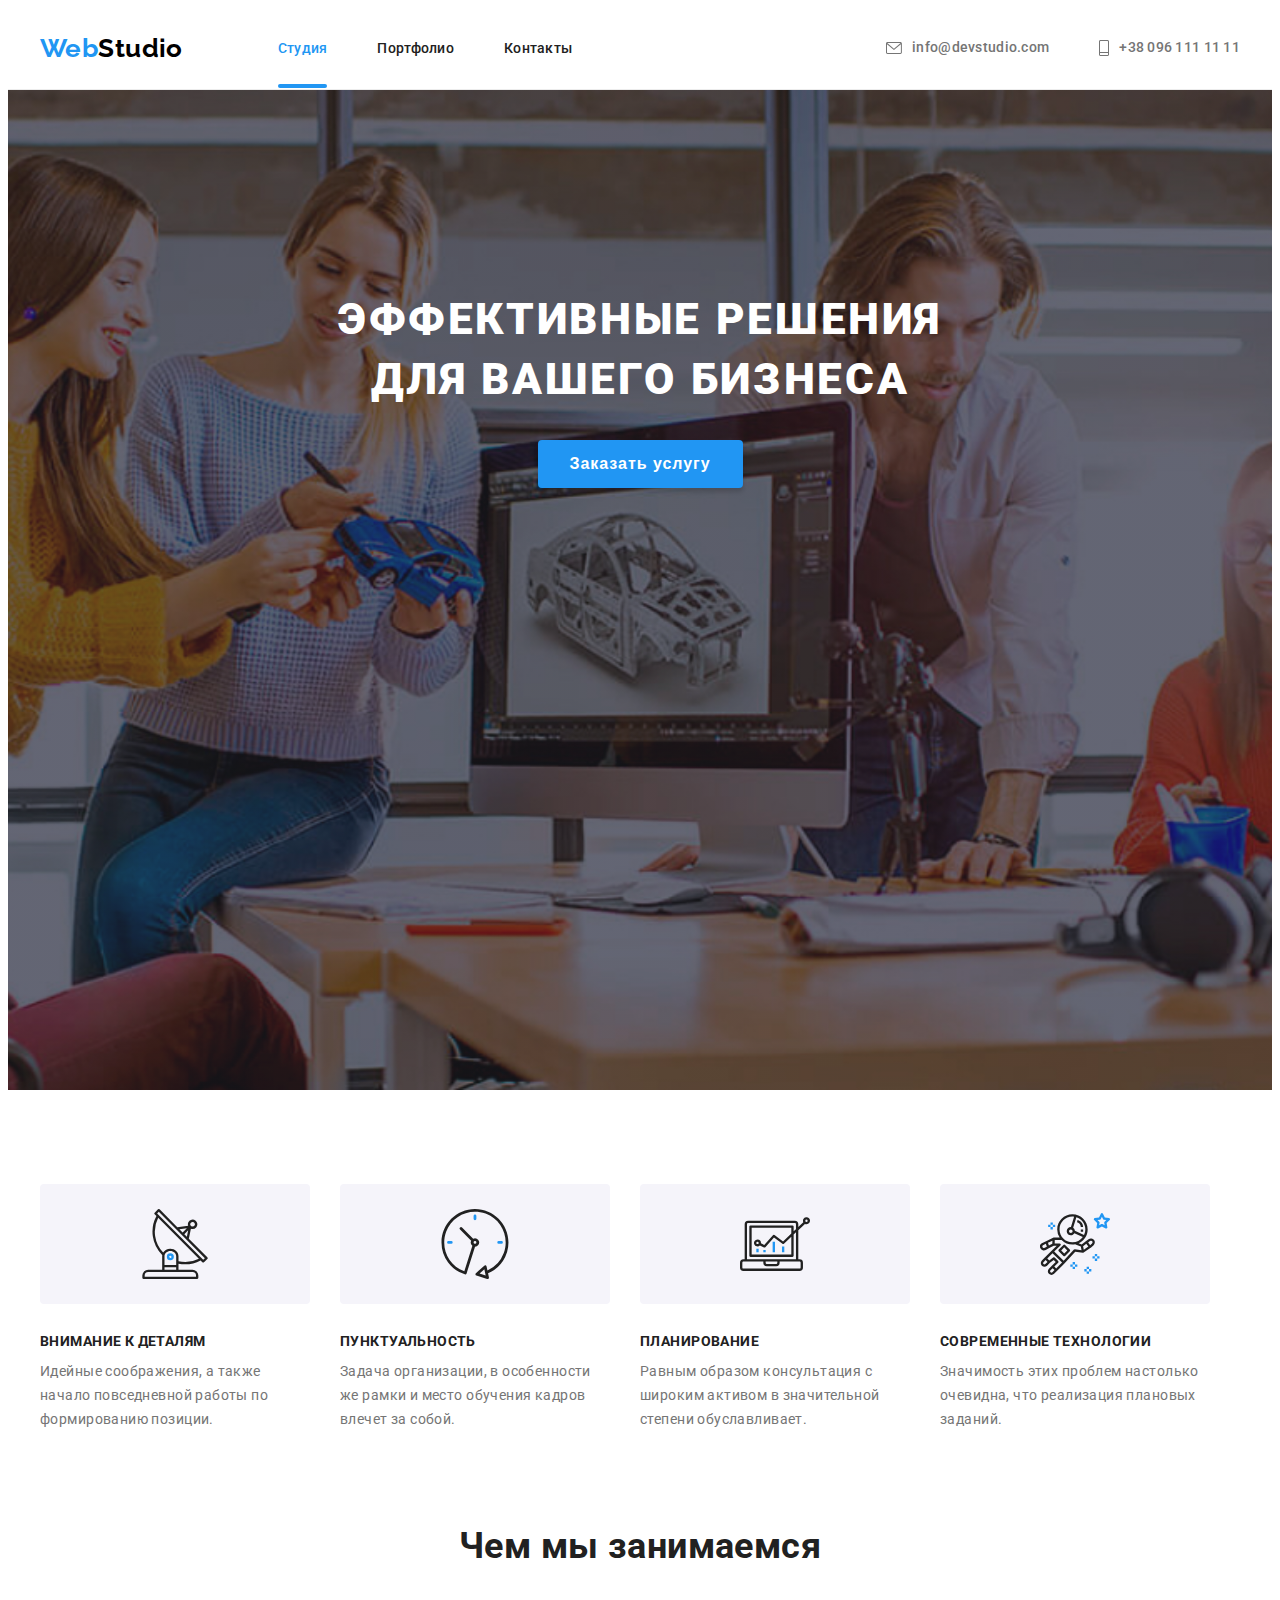
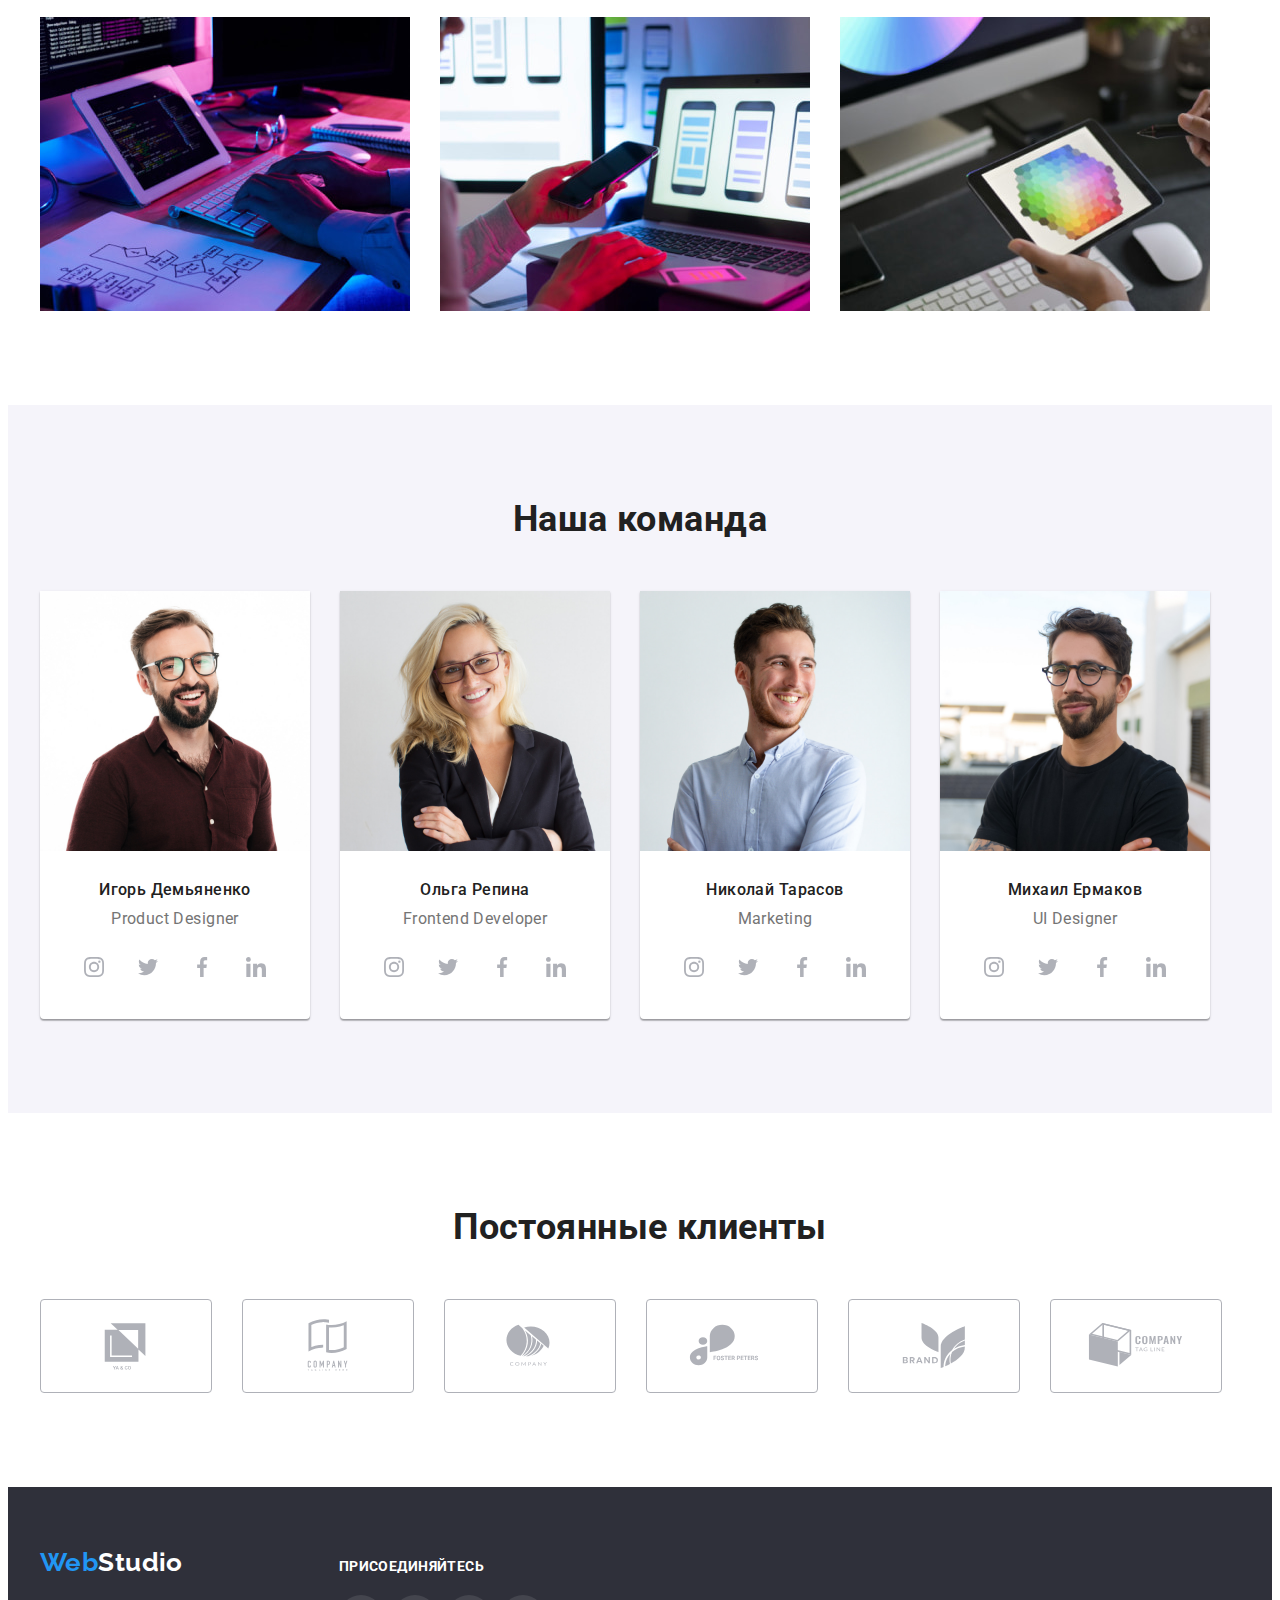
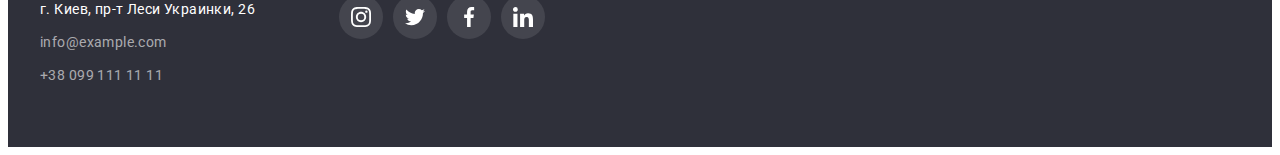
<file: index.html>
<!DOCTYPE html>
<html lang="en">

<head>
  <meta charset="UTF-8" />
  <meta http-equiv="X-UA-Compatible" content="IE=edge" />
  <meta name="viewport" content="width=device-width, initial-scale=1.0" />
  <link rel="preconnect" href="https://fonts.googleapis.com">
  <link rel="preconnect" href="https://fonts.gstatic.com" crossorigin>
  <link
    href="https://fonts.googleapis.com/css2?family=Raleway:wght@400;500;700;900&family=Roboto:wght@400;500;700;900&display=swap"
    rel="stylesheet">
  <link rel="stylesheet" href="https://cdnjs.cloudflare.com/ajax/libs/modern-normalize/1.1.0/modern-normalize.min.css"
    integrity="sha512-wpPYUAdjBVSE4KJnH1VR1HeZfpl1ub8YT/NKx4PuQ5NmX2tKuGu6U/JRp5y+Y8XG2tV+wKQpNHVUX03MfMFn9Q=="
    crossorigin="anonymous" referrerpolicy="no-referrer" />
  <link rel="stylesheet" href="./styles/styles.css" />
  <title>WebStudio</title>

</head>

<body>
  <header class="header">
    <div class="container flex-box">
      <nav class="main-nav">
        <a class="logo" href="./index.html">Web<span class="logo-part">Studio</span></a>
        <ul class="nav-list">
          <li class="list-item">
            <a class="nav-link current" href="./index.html">Студия</a>
          </li>
          <li class="list-item">
            <a class="nav-link" href="./portfolio.html">Портфолио</a>
          </li>
          <li class="list-item"><a class="nav-link" href="">Контакты</a></li>
        </ul>
      </nav>
      <ul class="contacts">
        <li class="contacts-item">
          
          <a class="contacts-link" href="mailto:info@devstudio.com">
            <svg class="contacts-icon" width="16" height="12">
            <use href="./images/icons.svg#icon-envelope-hover"></use>
          </svg>
          info@devstudio.com</a>
        </li>
        <li class="contacts-item">
          
          <a class="contacts-link" href="tel:+380961111111">
            <svg class="contacts-icon" width="10" height="16">
            <use href="./images/icons.svg#icon-Vector"></use>
          </svg>
          +38 096 111 11 11</a>
        </li>
      </ul>
    </div>
  </header>
  <!-- Main -->
  <main>
    <!-- Секция1 -->
    <section class="hero">
      <div class="container">
        <h1 class="hero-title">
          Эффективные решения <br />
          для вашего бизнеса
        </h1>
        <button class="hero-button" type="button" data-modal-open>Заказать услугу</button>
      </div>
    </section>
    <section class="section benefits">
      <div class="container">
        <h2 class="title">Наши преимущества</h2>
        <ul class="list">
          <li class="list-item">
            <div class="icon-wrap">
                <svg class="benefits-icon" width="70" height="70">
                  <use href="./images/icons.svg#icon-antenna"></use>
                </svg>
              </div>
            <h3 class="list-title">Внимание к деталям</h3>
            <p class="description">
              Идейные соображения, а также начало повседневной работы по
              формированию позиции.
            </p>
          </li>
          <li class="list-item">
            <div class="icon-wrap">
                <svg class="benefits-icon" width="70" height="70">
                  <use href="./images/icons.svg#icon-clock"></use>
                </svg>
              </div>
            <h3 class="list-title">Пунктуальность</h3>
            <p class="description">
              Задача организации, в особенности же рамки и место обучения
              кадров влечет за собой.
            </p>
          </li>
          <li class="list-item">
            <div class="icon-wrap">
                <svg class="benefits-icon" width="70" height="70">
                  <use href="./images/icons.svg#icon-diagram"></use>
                </svg>
              </div>
            <h3 class="list-title">Планирование</h3>
            <p class="description">
              Равным образом консультация с широким активом в значительной
              степени обуславливает.
            </p>
          </li>
          <li class="list-item">
            <div class="icon-wrap">
                <svg class="benefits-icon" width="70" height="70">
                  <use href="./images/icons.svg#icon-astronaut"></use>
                </svg>
              </div>
            <h3 class="list-title">Современные технологии</h3>
            <p class="description">
              Значимость этих проблем настолько очевидна, что реализация
              плановых заданий.
            </p>
          </li>
        </ul>
      </div>
    </section>
    <section class="section services">
      <div class="container">
        <h2 class="title">Чем мы занимаемся</h2>
        <ul class="list">
          <li class="item">
            <img class="no-gap" src="./images/1.jpg" alt="Верстка" width="370" /></a>
          </li>
          <li class="item">
            <img class="no-gap" src="./images/2.jpg" alt="Адаптация под мобильные утройства" width="370" />
          </li>
          <li class="item">
            <img class="no-gap" src="./images/3.jpg" alt="Стилизация" width="370" />
          </li>
        </ul>
      </div>
    </section>

    <section class="section team">
      <div class="container">
        <h2 class="title">Наша команда</h2>
        <ul class="list">
          <li class="item">
            <img class="no-gap" src="./images/Igor.jpg" alt="Игорь Демьяненко" width="270" />
            <div class="title-text">
              <h3 class="team-member">Игорь Демьяненко</h3>
              <p class="position">Product Designer</p>
              <ul class="social-list">
                <li class="social-item">
                  <a
                    class="social-link"
                    href=""
                    target="_blank"
                    rel="noopener noreferrer"
                  >
                    <svg class="social-icon" width="20" height="20">
                      <use href="./images/icons.svg#icon-instagram"></use>
                    </svg>
                  </a>
                </li>
                <li class="social-item">
                  <a
                    class="social-link"
                    href=""
                    target="_blank"
                    rel="noopener noreferrer"
                  >
                    <svg class="social-icon" width="20" height="20">
                      <use href="./images/icons.svg#icon-twitter"></use>
                    </svg>
                  </a>
                </li>
                <li class="social-item">
                  <a
                    class="social-link"
                    href=""
                    target="_blank"
                    rel="noopener noreferrer"
                  >
                    <svg class="social-icon" width="20" height="20">
                      <use href="./images/icons.svg#icon-facebook"></use>
                    </svg>
                  </a>
                </li>
                <li class="social-item">
                  <a
                    class="social-link"
                    href=""
                    target="_blank"
                    rel="noopener noreferrer"
                  >
                    <svg class="social-icon" width="20" height="20">
                      <use href="./images/icons.svg#icon-linkedin"></use>
                    </svg>
                  </a>
                </li>
              </ul>
            </div>

          </li>
          <li class="item">
            <img class="no-gap" src="./images/Olga.jpg" alt="Ольга Репина" width="270" />
            <div class="title-text">
              <h3 class="team-member">Ольга Репина</h3>
              <p class="position">Frontend Developer</p>
              <ul class="social-list">
                <li class="social-item">
                  <a
                    class="social-link"
                    href=""
                    target="_blank"
                    rel="noopener noreferrer"
                  >
                    <svg class="social-icon" width="20" height="20">
                      <use href="./images/icons.svg#icon-instagram"></use>
                    </svg>
                  </a>
                </li>
                <li class="social-item">
                  <a
                    class="social-link"
                    href=""
                    target="_blank"
                    rel="noopener noreferrer"
                  >
                    <svg class="social-icon" width="20" height="20">
                      <use href="./images/icons.svg#icon-twitter"></use>
                    </svg>
                  </a>
                </li>
                <li class="social-item">
                  <a
                    class="social-link"
                    href=""
                    target="_blank"
                    rel="noopener noreferrer"
                  >
                    <svg class="social-icon" width="20" height="20">
                      <use href="./images/icons.svg#icon-facebook"></use>
                    </svg>
                  </a>
                </li>
                <li class="social-item">
                  <a
                    class="social-link"
                    href=""
                    target="_blank"
                    rel="noopener noreferrer"
                  >
                    <svg class="social-icon" width="20" height="20">
                      <use href="./images/icons.svg#icon-linkedin"></use>
                    </svg>
                  </a>
                </li>
              </ul>
            </div>

          </li>
          <li class="item">
            <img class="no-gap" src="./images/Nikolay.jpg" alt="Николай Тарасов" width="270" />
            <div class="title-text">
              <h3 class="team-member">Николай Тарасов</h3>
              <p class="position">Marketing</p>
              <ul class="social-list">
                <li class="social-item">
                  <a
                    class="social-link"
                    href=""
                    target="_blank"
                    rel="noopener noreferrer"
                  >
                    <svg class="social-icon" width="20" height="20">
                      <use href="./images/icons.svg#icon-instagram"></use>
                    </svg>
                  </a>
                </li>
                <li class="social-item">
                  <a
                    class="social-link"
                    href=""
                    target="_blank"
                    rel="noopener noreferrer"
                  >
                    <svg class="social-icon" width="20" height="20">
                      <use href="./images/icons.svg#icon-twitter"></use>
                    </svg>
                  </a>
                </li>
                <li class="social-item">
                  <a
                    class="social-link"
                    href=""
                    target="_blank"
                    rel="noopener noreferrer"
                  >
                    <svg class="social-icon" width="20" height="20">
                      <use href="./images/icons.svg#icon-facebook"></use>
                    </svg>
                  </a>
                </li>
                <li class="social-item">
                  <a
                    class="social-link"
                    href=""
                    target="_blank"
                    rel="noopener noreferrer"
                  >
                    <svg class="social-icon" width="20" height="20">
                      <use href="./images/icons.svg#icon-linkedin"></use>
                    </svg>
                  </a>
                </li>
              </ul>
            </div>

          </li>
          <li class="item">
            <img class="no-gap" src="./images/Michail.jpg" alt="Михаил Ермаков" width="270" />
            <div class="title-text">
              <h3 class="team-member">Михаил Ермаков</h3>
              <p class="position">UI Designer</p>
              <ul class="social-list">
                <li class="social-item">
                  <a
                    class="social-link"
                    href=""
                    target="_blank"
                    rel="noopener noreferrer"
                  >
                    <svg class="social-icon" width="20" height="20">
                      <use href="./images/icons.svg#icon-instagram"></use>
                    </svg>
                  </a>
                </li>
                <li class="social-item">
                  <a
                    class="social-link"
                    href=""
                    target="_blank"
                    rel="noopener noreferrer"
                  >
                    <svg class="social-icon" width="20" height="20">
                      <use href="./images/icons.svg#icon-twitter"></use>
                    </svg>
                  </a>
                </li>
                <li class="social-item">
                  <a
                    class="social-link"
                    href=""
                    target="_blank"
                    rel="noopener noreferrer"
                  >
                    <svg class="social-icon" width="20" height="20">
                      <use href="./images/icons.svg#icon-facebook"></use>
                    </svg>
                  </a>
                </li>
                <li class="social-item">
                  <a
                    class="social-link"
                    href=""
                    target="_blank"
                    rel="noopener noreferrer"
                  >
                    <svg class="social-icon" width="20" height="20">
                      <use href="./images/icons.svg#icon-linkedin"></use>
                    </svg>
                  </a>
                </li>
              </ul>
            </div>

          </li>
        </ul>
      </div>
    </section>
    <section class="section clients">
      <div class="container">
        <h2 class="title">Постоянные клиенты</h2>
        <ul class="clients-list">
          <li class="item">
            <a class="link" href="" target="_blank" rel="noopener noreferrer">
                <svg class="clients-icon" width="106" height="60">
                  <use href="./images/icons.svg#icon-Logo"></use>
                </svg>
              </a>
          </li>
          <li class="item">
            <a class="link" href="" target="_blank" rel="noopener noreferrer">
                <svg class="clients-icon" width="106" height="60">
                  <use href="./images/icons.svg#icon-Logo-1"></use>
                </svg>
              </a>
          </li>
          <li class="item">
            <a class="link" href="" target="_blank" rel="noopener noreferrer">
                <svg class="clients-icon" width="106" height="60">
                  <use href="./images/icons.svg#icon-Logo-2"></use>
                </svg>
              </a>
          </li>
          <li class="item">
            <a class="link" href="" target="_blank" rel="noopener noreferrer">
                <svg class="clients-icon" width="106" height="60">
                  <use href="./images/icons.svg#icon-Logo-3"></use>
                </svg>
              </a>
          </li>
          <li class="item">
            <a class="link" href="" target="_blank" rel="noopener noreferrer">
                <svg class="clients-icon" width="106" height="60">
                  <use href="./images/icons.svg#icon-Logo-4"></use>
                </svg>
              </a>
          </li>
          <li class="item">
            <a class="link" href="" target="_blank" rel="noopener noreferrer">
                <svg class="clients-icon" width="106" height="60">
                  <use href="./images/icons.svg#icon-Logo-5"></use>
                </svg>
              </a>
          </li>
        </ul>

      </div>
    </section>

  </main>
  <!-- Footer -->
      <footer class="footer">
      <div class="container flex-footer">
        <div class="address">
          <a class="logo" href="./index.html"
            >Web<span class="logo-part">Studio</span></a
          >
          <address>
            <p class="physical-address">г. Киев, пр-т Леси Украинки, 26</p>
            <br />
            <a class="web-address" href="mailto:info@example.com"
              >info@example.com</a
            ><br />
            <a class="web-address" href="tel:+380991111111"
              >+38 099 111 11 11</a
            >
          </address>
        </div>
        <div class="subscribe">
          <b class="join">Присоединяйтесь</b>
          <ul class="social-list">
            <li class="item">
              <a
                class="social-link"
                href=""
                target="_blank"
                rel="noopener noreferrer"
              >
                <svg class="social-icon" width="20" height="20">
                  <use href="./images/icons.svg#icon-instagram"></use>
                </svg>
              </a>
            </li>
            <li class="item">
              <a
                class="social-link"
                href=""
                target="_blank"
                rel="noopener noreferrer"
              >
                <svg class="social-icon" width="20" height="20">
                  <use href="./images/icons.svg#icon-twitter"></use>
                </svg>
              </a>
            </li>
            <li class="item">
              <a
                class="social-link"
                href=""
                target="_blank"
                rel="noopener noreferrer"
              >
                <svg class="social-icon" width="20" height="20">
                  <use href="./images/icons.svg#icon-facebook"></use>
                </svg>
              </a>
            </li>
            <li class="item">
              <a
                class="social-link"
                href=""
                target="_blank"
                rel="noopener noreferrer"
              >
                <svg class="social-icon" width="20" height="20">
                  <use href="./images/icons.svg#icon-linkedin"></use>
                </svg>
              </a>
            </li>
          </ul>
        </div>
      </div>
    </footer>
    <div class="back-drop is-hidden" data-modal>
      <div class="modal">
        <button class="close-button" type="button" data-modal-close>
          <svg class="close-icon" width="11" height="11">
                  <use href="./images/icons.svg#icon-close-black"></use>
                </svg>
        </button>
      </div>
    </div>
    <script src="./index.js"></script>
</body>

</html>
</file>
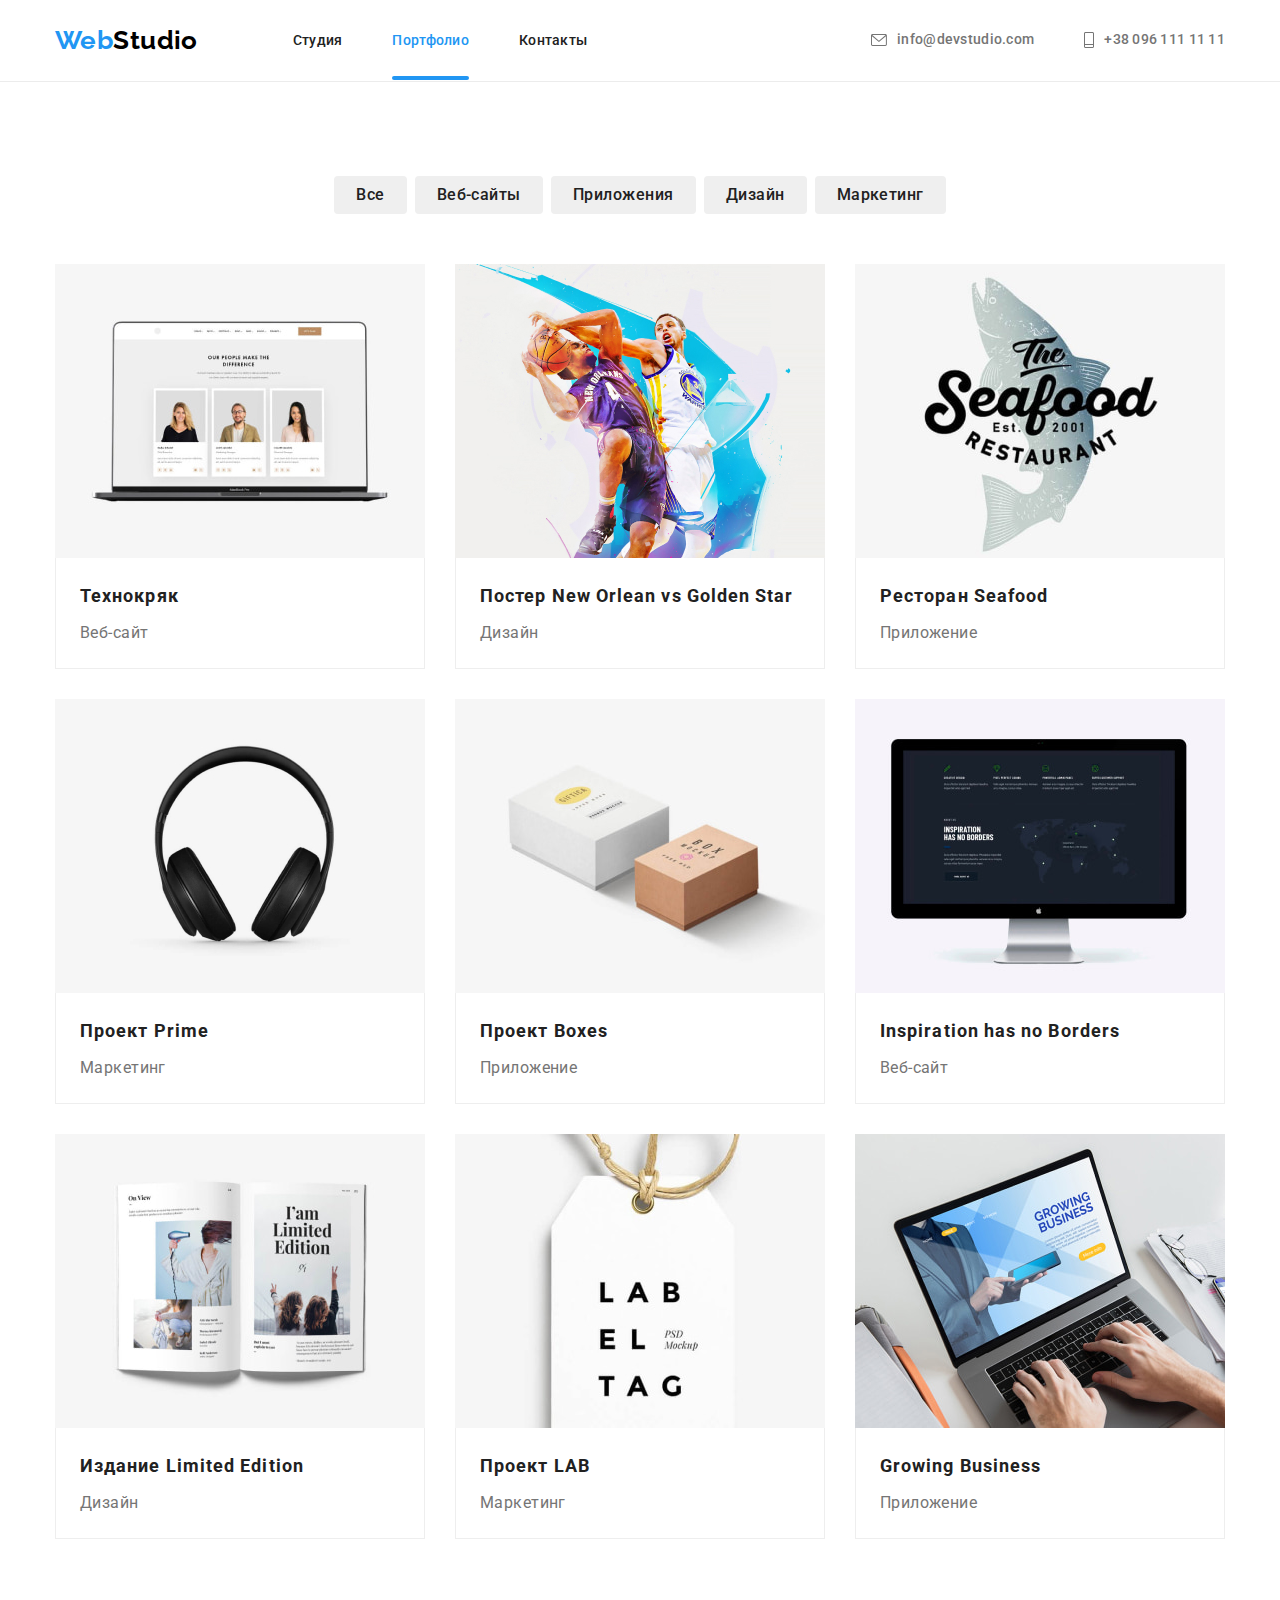
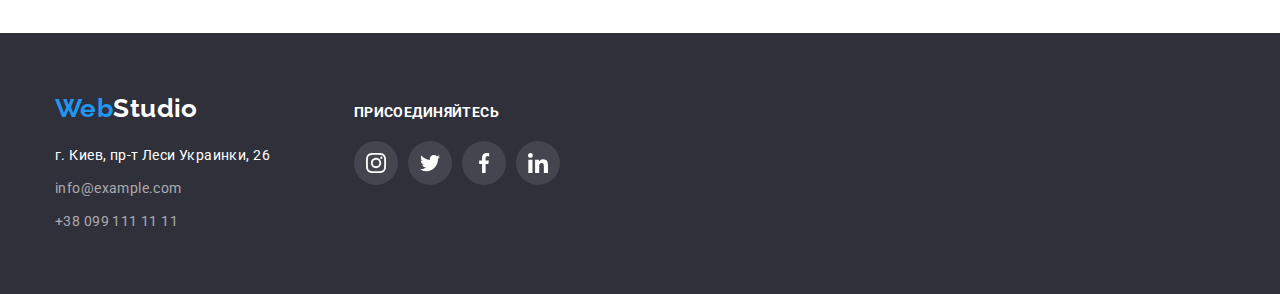
<file: portfolio.html>
<!DOCTYPE html>
<html lang="en">
  <head>
    <meta charset="UTF-8" />
    <meta http-equiv="X-UA-Compatible" content="IE=edge" />
    <meta name="viewport" content="width=device-width, initial-scale=1.0" />
    <link rel="preconnect" href="https://fonts.googleapis.com" />
    <link rel="preconnect" href="https://fonts.gstatic.com" crossorigin />
    <link
      href="https://fonts.googleapis.com/css2?family=Raleway:wght@700&family=Roboto:wght@400;500;700;900&display=swap"
      rel="stylesheet"
    />
    <link
      rel="stylesheet"
      href="https://cdnjs.cloudflare.com/ajax/libs/modern-normalize/1.1.0/modern-normalize.css"
      integrity="sha512-Y0MM+V6ymRKN2zStTqzQ227DWhhp4Mzdo6gnlRnuaNCbc+YN/ZH0sBCLTM4M0oSy9c9VKiCvd4Jk44aCLrNS5Q=="
      crossorigin="anonymous"
      referrerpolicy="no-referrer"
    />
    <link rel="stylesheet" href="./styles/styles.css" />
    <title>Portfolio</title>
  </head>

  <body>
    <!--Header section-->
    <header class="header">
      <div class="container flex-box">
        <nav class="main-nav">
          <a class="logo" href="./index.html"
            >Web<span class="logo-part">Studio</span></a
          >
          <ul class="nav-list">
            <li class="list-item">
              <a class="nav-link" href="./index.html">Студия</a>
            </li>
            <li class="list-item">
              <a class="nav-link current" href="./portfolio.html">Портфолио</a>
            </li>
            <li class="list-item"><a class="nav-link" href="">Контакты</a></li>
          </ul>
        </nav>
        <ul class="contacts">
          <li class="contacts-item">
            <a class="contacts-link" href="mailto:info@devstudio.com">
              <svg class="contacts-icon" width="16" height="12">
                <use href="./images/icons.svg#icon-envelope-hover"></use></svg
              >info@devstudio.com</a
            >
          </li>
          <li class="contacts-item">
            <a class="contacts-link" href="tel:+380961111111">
              <svg class="contacts-icon" width="10" height="16">
                <use href="./images/icons.svg#icon-Vector"></use>
              </svg>
              +38 096 111 11 11</a
            >
          </li>
        </ul>
      </div>
    </header>
    <!-- Main -->
    <main>
      <!-- Проекты -->
      <section class="section projects">
        <div class="container">
          <ul class="filter">
            <li class="item">
              <button class="filter-button" type="button">Все</button>
            </li>
            <li class="item">
              <button class="filter-button" type="button">Веб-сайты</button>
            </li>
            <li class="item">
              <button class="filter-button" type="button">Приложения</button>
            </li>
            <li class="item">
              <button class="filter-button" type="button">Дизайн</button>
            </li>
            <li class="item">
              <button class="filter-button" type="button">Маркетинг</button>
            </li>
          </ul>

          <ul class="projects-list">
            <li class="item">
              <a class="projects-link" href="">
                <div class="thumb-wrap">
                  <img
                    class="no-gap"
                    src="./images/Технокряк.jpg"
                    alt="Макет сайта Технокряк"
                    width="370"
                  />
                  <p class="details">
                    Ресурс предлагает комплексные предложения с разным уровнем
                    функционала и сервисов. Все это позволит посетителю получить
                    исчерпывающие сведения о компании или частном лице.
                  </p>
                </div>
                <div class="desc">
                  <h2 class="projects-name">Технокряк</h2>
                  <span class="projects-type">Веб-сайт</span>
                </div>
              </a>
            </li>
            <li class="item">
              <a class="projects-link" href=""
                ><div class="thumb-wrap">
                  <img
                    class="no-gap"
                    src="./images/New Orlean.jpg"
                    alt="Постер"
                    width="370"
                  />
                  <p class="details">
                    Ресурс предлагает комплексные предложения с разным уровнем
                    функционала и сервисов. Все это позволит посетителю получить
                    исчерпывающие сведения о компании или частном лице.
                  </p>
                </div>
                <div class="desc">
                  <h2 class="projects-name">
                    Постер New Orlean vs Golden Star
                  </h2>
                  <span class="projects-type">Дизайн</span>
                </div></a
              >
            </li>
            <li class="item">
              <a class="projects-link" href=""
                ><div class="thumb-wrap">
                  <img
                    class="no-gap"
                    src="./images/Ресторан.jpg"
                    alt="Логотип ресторана Seafood "
                    width="370"
                  />
                  <p class="details">
                    Ресурс предлагает комплексные предложения с разным уровнем
                    функционала и сервисов. Все это позволит посетителю получить
                    исчерпывающие сведения о компании или частном лице.
                  </p>
                </div>
                <div class="desc">
                  <h2 class="projects-name">Ресторан Seafood</h2>
                  <span class="projects-type">Приложение</span>
                </div></a
              >
            </li>
            <li class="item">
              <a class="projects-link" href=""
                ><div class="thumb-wrap">
                  <img
                    class="no-gap"
                    src="./images/Prime.jpg"
                    alt="Логотип Prime"
                    width="370"
                  />
                  <p class="details">
                    Ресурс предлагает комплексные предложения с разным уровнем
                    функционала и сервисов. Все это позволит посетителю получить
                    исчерпывающие сведения о компании или частном лице.
                  </p>
                </div>
                <div class="desc">
                  <h2 class="projects-name">Проект Prime</h2>
                  <span class="projects-type">Маркетинг</span>
                </div></a
              >
            </li>
            <li class="item">
              <a class="projects-link" href=""
                ><div class="thumb-wrap">
                  <img
                    class="no-gap"
                    src="./images/Boxes.jpg"
                    alt="Логотип Boxes"
                    width="370"
                  />
                  <p class="details">
                    Ресурс предлагает комплексные предложения с разным уровнем
                    функционала и сервисов. Все это позволит посетителю получить
                    исчерпывающие сведения о компании или частном лице.
                  </p>
                </div>
                <div class="desc">
                  <h2 class="projects-name">Проект Boxes</h2>
                  <span class="projects-type">Приложение</span>
                </div></a
              >
            </li>
            <li class="item">
              <a class="projects-link" href=""
                ><div class="thumb-wrap">
                  <img
                    class="no-gap"
                    src="./images/Inspiration.jpg"
                    alt="Макет сайта Inspiration has no Borders"
                    width="370"
                  />
                  <p class="details">
                    Ресурс предлагает комплексные предложения с разным уровнем
                    функционала и сервисов. Все это позволит посетителю получить
                    исчерпывающие сведения о компании или частном лице.
                  </p>
                </div>
                <div class="desc">
                  <h2 class="projects-name">Inspiration has no Borders</h2>
                  <span class="projects-type">Веб-сайт</span>
                </div></a
              >
            </li>
            <li class="item">
              <a class="projects-link" href=""
                ><div class="thumb-wrap">
                  <img
                    class="no-gap"
                    src="./images/Издание.jpg"
                    alt="Журнал издания Limited Edition"
                    width="370"
                  />
                  <p class="details">
                    Ресурс предлагает комплексные предложения с разным уровнем
                    функционала и сервисов. Все это позволит посетителю получить
                    исчерпывающие сведения о компании или частном лице.
                  </p>
                </div>
                <div class="desc">
                  <h2 class="projects-name">Издание Limited Edition</h2>
                  <span class="projects-type">Дизайн</span>
                </div></a
              >
            </li>
            <li class="item">
              <a class="projects-link" href=""
                ><div class="thumb-wrap">
                  <img
                    class="no-gap"
                    src="./images/Lab.jpg"
                    alt="Продукт LAB "
                    width="370"
                  />
                  <p class="details">
                    Ресурс предлагает комплексные предложения с разным уровнем
                    функционала и сервисов. Все это позволит посетителю получить
                    исчерпывающие сведения о компании или частном лице.
                  </p>
                </div>
                <div class="desc">
                  <h2 class="projects-name">Проект LAB</h2>
                  <span class="projects-type">Маркетинг</span>
                </div></a
              >
            </li>
            <li class="item">
              <a class="projects-link" href=""
                ><div class="thumb-wrap">
                  <img
                    class="no-gap"
                    src="./images/Growing.jpg"
                    alt="Макет сайта Growing Business "
                    width="370"
                  />
                  <p class="details">
                    Ресурс предлагает комплексные предложения с разным уровнем
                    функционала и сервисов. Все это позволит посетителю получить
                    исчерпывающие сведения о компании или частном лице.
                  </p>
                </div>
                <div class="desc">
                  <h2 class="projects-name">Growing Business</h2>
                  <span class="projects-type">Приложение</span>
                </div></a
              >
            </li>
          </ul>
        </div>
      </section>
    </main>
    <!-- Footer -->
    <footer class="footer">
      <div class="container flex-footer">
        <div class="address">
          <a class="logo" href="./index.html"
            >Web<span class="logo-part">Studio</span></a
          >
          <address>
            <p class="physical-address">г. Киев, пр-т Леси Украинки, 26</p>
            <br />
            <a class="web-address" href="mailto:info@example.com"
              >info@example.com</a
            ><br />
            <a class="web-address" href="tel:+380991111111"
              >+38 099 111 11 11</a
            >
          </address>
        </div>
        <div class="subscribe">
          <b class="join">Присоединяйтесь</b>
          <ul class="social-list">
            <li class="item">
              <a
                class="social-link"
                href=""
                target="_blank"
                rel="noopener noreferrer"
              >
                <svg class="social-icon" width="20" height="20">
                  <use href="./images/icons.svg#icon-instagram"></use>
                </svg>
              </a>
            </li>
            <li class="item">
              <a
                class="social-link"
                href=""
                target="_blank"
                rel="noopener noreferrer"
              >
                <svg class="social-icon" width="20" height="20">
                  <use href="./images/icons.svg#icon-twitter"></use>
                </svg>
              </a>
            </li>
            <li class="item">
              <a
                class="social-link"
                href=""
                target="_blank"
                rel="noopener noreferrer"
              >
                <svg class="social-icon" width="20" height="20">
                  <use href="./images/icons.svg#icon-facebook"></use>
                </svg>
              </a>
            </li>
            <li class="item">
              <a
                class="social-link"
                href=""
                target="_blank"
                rel="noopener noreferrer"
              >
                <svg class="social-icon" width="20" height="20">
                  <use href="./images/icons.svg#icon-linkedin"></use>
                </svg>
              </a>
            </li>
          </ul>
        </div>
      </div>
    </footer>
  </body>
</html>
</file>
<file: styles/styles.css>
:root {
  --background-color: #ffffff;
  --nav-link-color: #212121;
  --focus-color: #2196f3;
  --logo-color: #2196f3;
  --text-color: #757575;
  --title-color: #212121;
  --button-text-color: #212121;
}

/* основные стили */
body {
  background-color: var(--background-color);
  color: var(--text-color);
  font-family: Roboto, sans-serif;
  font-size: 14px;
  line-height: 1.71;
  letter-spacing: 0.03em;
}

.header {
  border-bottom: 1px solid #ececec;
}

/* контейнер */
.container {
  width: 1200px;
  margin-top: 0;
  margin-bottom: 0;
  margin-right: auto;
  margin-left: auto;
  padding-left: 15px;
  padding-right: 15px;
}

/* флексбокс */
.flex-box {
  display: flex;
  align-items: center;
}

/* флексбокс для навигации */
.main-nav {
  display: flex;
  align-items: center;
}

/* Оформление списков навигации и контактов */

.nav-list {
  display: flex;
  margin: 0;
  padding: 0;
  list-style: none;
}

/* лого первая часть */
.logo {
  margin-right: 95px;
  padding-top: 25px;
  padding-bottom: 25px;
  color: var(--logo-color);
  font-family: "Raleway", sans-serif;
  font-weight: 700;
  font-size: 26px;
  line-height: 1.19;
  text-decoration: none;
}

/* Лого вторая часть */
.logo-part {
  --logo-color: #000000;
  color: var(--logo-color);
}

/* отступ между ссылками навигцации */
.nav-list .list-item + .list-item {
  margin-left: 50px;
}

/* Ссылки навигации */
.nav-link {
  position: relative;
  padding-top: 32px;
  padding-bottom: 32px;

  color: var(--nav-link-color);
  font-weight: 500;
  line-height: 1.14;
  letter-spacing: 0.02em;
  text-decoration: none;
  transition: color 250ms cubic-bezier(0.4, 0, 0.2, 1);
}

.current.nav-link::after {
  content: "";
  position: absolute;
  left: 0;
  bottom: 0;
  width: 100%;
  height: 4px;
  background-color: #2196f3;
  border-radius: 2px;
}

/* Подсветка текущей страницы и наведения */
.current,
.nav-link:hover,
.nav-link:focus {
  color: var(--focus-color);
}

/* оформление контактов */
.contacts {
  display: flex;
  margin: 0;
  padding: 0;
  margin-left: auto;
  list-style: none;
}

.contacts-link {
  display: inline-flex;
  align-items: center;
  padding-top: 32px;
  padding-bottom: 32px;
  color: var(--text-color);
  font-weight: 500;
  line-height: 1.14;
  letter-spacing: 0.02em;
  text-decoration: none;
  transition: color 250ms cubic-bezier(0.4, 0, 0.2, 1);
}

/* отступ между контактами */
.contacts-item + .contacts-item {
  margin-left: 50px;
}

.contacts-link:hover,
.contacts-link:focus {
  color: var(--focus-color);
}

.contacts-icon {
  margin-right: 10px;
  fill: currentColor;
}

/* Стилизация основы */

/* Секция герой */
.hero {
  max-width: 1600px;
  height: 600px;
  margin-left: auto;
  margin-right: auto;
  padding-top: 200px;
  padding-bottom: 200px;
  background-color: #c4c4c4;
  background-image: linear-gradient(
      to right,
      rgba(47, 48, 58, 0.4),
      rgba(47, 48, 58, 0.4)
    ),
    url(../images/hero.jpg);
  background-size: cover;
  background-repeat: no-repeat;
  background-position: center;
}

/* Оформления заголовка */
.hero-title {
  margin: 0;
  margin-bottom: 30px;
  --title-color: #ffffff;
  color: var(--title-color);
  font-weight: 900;
  font-size: 44px;
  line-height: 1.36;
  text-align: center;
  letter-spacing: 0.06em;
  text-transform: uppercase;
}

/* кнопка герой */
.hero-button {
  display: block;
  padding-top: 10px;
  padding-bottom: 10px;
  padding-right: 32px;
  padding-left: 32px;
  margin-right: auto;
  margin-left: auto;
  border: none;
  border-radius: 4px;
  --button-text-color: #ffffff;
  color: var(--button-text-color);
  background-color: var(--focus-color);
  font-size: 16px;
  font-weight: 700;
  line-height: 1.8;
  letter-spacing: 0.06em;
  cursor: pointer;
  box-shadow: 0px 4px 4px rgba(0, 0, 0, 0.15);
  transition: color 250ms cubic-bezier(0.4, 0, 0.2, 1),
    background-color 250ms cubic-bezier(0.4, 0, 0.2, 1);
}

.hero-button:hover,
.hero-button:focus {
  --button-text-color: #000000;
  color: var(--button-text-color);
  --focus-color: #ffffff;
  background-color: var(--focus-color);
}

.section {
  padding-top: 94px;
  padding-bottom: 94px;
}

/* Секция преимущества */
.benefits {
}

.benefits .icon-wrap {
  display: flex;
  height: 120px;
  margin-bottom: 30px;
  align-items: center;
  justify-content: center;
  background-color: #f5f4fa;
  border-radius: 4px;
}

.benefits-icon {
}

/* Оформление заголовка преимуществ */
.benefits .title {
  display: none;
  margin: 0;
  color: var(--title-color);
  font-size: 36px;
  line-height: 1.16;
  text-align: center;
}

/* оформление списка преимуществ */
.benefits .list {
  display: flex;
  margin: 0;
  padding: 0;
  list-style: none;
}

.benefits .list-item {
  width: 270px;
}

.benefits .list-item + .list-item {
  margin-left: 30px;
}

/* оформление преимущества */
.benefits .list-title {
  margin: 0;
  margin-bottom: 10px;
  color: var(--title-color);
  font-style: normal;
  font-size: 14px;
  line-height: 1.14;
  text-transform: uppercase;
}

.benefits .description {
  margin: 0;
}

/* секция услуги */
.services {
  padding-top: 0;
}

.services .title {
  margin: 0;
  margin-bottom: 50px;
  color: var(--title-color);
  font-size: 36px;
  line-height: 1.16;
  text-align: center;
}

/* оформление списка услуг */
.services .list {
  display: flex;
  margin: 0;
  padding: 0;
  list-style: none;
}

.services .item + .item {
  margin-left: 30px;
}

.services .no-gap {
  display: block;
}

.services .link {
  position: relative;
  text-decoration: none;
}

.services .services-name {
  position: absolute;
  bottom: 0;
  left: 0;
  width: 100%;
  margin: 0;
  padding-top: 27px;
  padding-bottom: 27px;
  background-color: rgba(47, 48, 58, 0.8);
  font-size: inherit;
  line-height: 1.14;
  text-align: center;
  letter-spacing: 0.03em;
  text-transform: uppercase;
  color: #ffffff;
}

/* секция команда */
.team.section {
  --background-color: #f5f4fa;
  background-color: var(--background-color);
}

.team .title {
  margin: 0;
  margin-bottom: 50px;
  color: var(--title-color);
  font-size: 36px;
  line-height: 1.16;
  text-align: center;
}

/* оформление списка команды */
.team .list {
  display: flex;
  margin: 0;
  padding: 0;
  list-style: none;
}

.team .item {
  padding-bottom: 30px;
  --background-color: #ffffff;
  background-color: var(--background-color);
  box-shadow: 0px 1px 3px rgba(0, 0, 0, 0.12), 0px 1px 1px rgba(0, 0, 0, 0.14),
    0px 2px 1px rgba(0, 0, 0, 0.2);
  border-radius: 0px 0px 4px 4px;
}

.team .item + .item {
  margin-left: 30px;
}

.team .no-gap {
  display: block;
  margin-bottom: 30px;
}

/* офрормление сотрудника */
.team-member {
  margin: 0;
  margin-bottom: 10px;

  color: var(--title-color);
  font-weight: 500;
  font-size: 16px;
  line-height: 1.18;
  text-align: center;
}

/* оформление должности */
.position {
  margin: 0;
  margin-bottom: 16px;

  color: var(--text-color);
  font-size: 16px;
  line-height: 1.18;
  text-align: center;
}

.team .social-list {
  display: flex;
  list-style: none;
  margin: 0;
  padding: 0;
  justify-content: center;
}

.team .social-item + .social-item {
  margin-left: 10px;
}

.team .social-link {
  display: inline-flex;
  width: 44px;
  height: 44px;
  align-items: center;
  justify-content: center;
  color: #afb1b8;
  background-color: #ffffff;
  border-radius: 50%;
  text-decoration: none;
  transition: color 250ms cubic-bezier(0.4, 0, 0.2, 1),
    background-color 250ms cubic-bezier(0.4, 0, 0.2, 1);
}

.team .social-link:focus,
.team .social-link:hover {
  color: #ffffff;
  background-color: var(--focus-color);
}

.team .social-icon {
  fill: currentColor;
}

.clients .title {
  margin: 0;
  margin-bottom: 50px;
  color: var(--title-color);
  font-size: 36px;
  line-height: 1.16;
  text-align: center;
}

/* оформление списка клиентов */
.clients-list {
  display: flex;
  margin: 0;
  padding: 0;
  list-style: none;
}

.clients-list .link {
  display: inline-flex;
  width: 170px;
  height: 92px;
  align-items: center;
  justify-content: center;
  color: #afb1b8;
  border: 1px solid #afb1b8;
  border-radius: 4px;
  text-decoration: none;
  transition: color 250ms cubic-bezier(0.4, 0, 0.2, 1),
    border-color 250ms cubic-bezier(0.4, 0, 0.2, 1);
}

.clients-list .item + .item {
  margin-left: 30px;
}

.clients-list .link:focus,
.clients-list .link:hover {
  color: var(--focus-color);
  border-color: var(--focus-color);
}

.clients-icon {
  fill: currentColor;
}

.projects .title {
  display: none;
  margin: 0;
  color: var(--title-color);
  font-size: 36px;
  line-height: 1.16;
  text-align: center;
}

/* оформление списка фильтра */
.filter {
  display: flex;
  justify-content: center;
  margin: 0;
  padding: 0;
  margin-bottom: 50px;
  list-style: none;
}

/* оформление кнопок фильтра */
.filter-button {
  padding-top: 6px;
  padding-bottom: 6px;
  padding-right: 22px;
  padding-left: 22px;
  color: var(--button-text-color);
  font-family: "Roboto";
  font-weight: 500;
  font-size: 16px;
  line-height: 1.62;
  letter-spacing: 0.03em;
  cursor: pointer;
  border: none;
  border-radius: 4px;
  transition: color 250ms cubic-bezier(0.4, 0, 0.2, 1),
    background-color 250ms cubic-bezier(0.4, 0, 0.2, 1),
    box-shadow 250ms cubic-bezier(0.4, 0, 0.2, 1);
}

.filter .item:not(:last-child) {
  margin-right: 8px;
}

.filter-button:hover,
.filter-button:focus {
  --text-color: #ffffff;
  color: var(--text-color);
  background-color: var(--focus-color);
  box-shadow: 0px 3px 1px rgba(0, 0, 0, 0.1), 0px 1px 2px rgba(0, 0, 0, 0.08),
    0px 2px 2px rgba(0, 0, 0, 0.12);
}

.projects-list {
  display: flex;
  flex-wrap: wrap;
  margin: 0;
  padding: 0;
  list-style: none;
}

.projects-list .item {
  width: calc((100% - 60px) / 3);
  margin-right: 30px;
  margin-bottom: 30px;
  transition: box-shadow 250ms cubic-bezier(0.4, 0, 0.2, 1);
}

.projects-list .item:hover,
.projects-list .item:focus {
  box-shadow: 0px 1px 1px rgba(0, 0, 0, 0.12), 0px 4px 4px rgba(0, 0, 0, 0.06),
    1px 4px 6px rgba(0, 0, 0, 0.16);
}

.projects-list .item:nth-child(3n) {
  margin-right: 0;
}

.projects-list .item:nth-child(n + 7) {
  margin-bottom: 0;
}

.projects-list .no-gap {
  display: block;
}

/* оформление карточки проекта */
.projects-link {
  text-decoration: none;
}

.thumb-wrap {
  position: relative;
  overflow: hidden;
}

.projects-list .details {
  position: absolute;
  left: 0;
  top: 0;
  margin: 0;
  padding-top: 63px;
  padding-bottom: 63px;
  padding-right: 24px;
  padding-left: 24px;
  font-size: 18px;
  line-height: 1.56;
  letter-spacing: 0.03em;
  background-color: rgba(33, 150, 243, 0.9);
  color: #ffffff;
  transform: translateY(100%);
  transition: transform 250ms cubic-bezier(0.4, 0, 0.2, 1);
}

.projects-list .item:hover .details,
.projects-link:focus .details {
  transform: translateY(0%);
}

.projects-list .desc {
  padding-top: 20px;
  padding-bottom: 20px;
  padding-right: 24px;
  padding-left: 24px;
  border-right: 1px solid #eeeeee;
  border-bottom: 1px solid #eeeeee;
  border-left: 1px solid #eeeeee;
}
.projects-name {
  margin: 0;
  margin-bottom: 4px;
  color: var(--title-color);
  font-size: 18px;
  line-height: 2;
  letter-spacing: 0.06em;
  transition: color 250ms cubic-bezier(0.4, 0, 0.2, 1);
}

.projects-type {
  color: var(--text-color);
  font-size: 16px;
  line-height: 1.88;
}

.projects-name:active,
.projects-name:hover,
.projects-name:focus,
.projects-type:active,
.projects-type:hover,
.projects-type:focus {
  color: var(--focus-color);
}

.footer {
  padding-top: 60px;
  padding-bottom: 60px;
  --background-color: #2f303a;
  background-color: var(--background-color);
}

.flex-footer {
  display: flex;
  align-items: baseline;
}

.footer .logo {
  display: inline-block;
  margin: 0;
  margin-right: 156px;

  margin-bottom: 20px;
  padding: 0;
}

.footer .logo-part {
  --logo-color: #ffffff;
  color: var(--logo-color);
}

.physical-address {
  display: inline-block;
  margin: 0;
  margin-bottom: 9px;
  --text-color: #ffffff;
  color: var(--text-color);
  font-style: normal;
}

.web-address {
  display: inline-block;
  color: rgba(255, 255, 255, 0.6);
  font-style: normal;
  text-decoration: none;
  transition: color 250ms cubic-bezier(0.4, 0, 0.2, 1);
}

.web-address:not(:last-child) {
  margin-bottom: 9px;
}

.web-address:hover,
.web-address:focus {
  color: var(--focus-color);
}

.join {
  display: inline-block;
  margin-bottom: 20px;
  line-height: 1.14;
  text-transform: uppercase;
  --text-color: #ffffff;
  color: var(--text-color);
}

.subscribe .social-list {
  display: flex;
  list-style: none;
  margin: 0;
  padding: 0;
}

.subscribe .item + .item {
  margin-left: 10px;
}

.subscribe .social-link {
  display: inline-flex;
  width: 44px;
  height: 44px;
  align-items: center;
  justify-content: center;
  background-color: rgba(255, 255, 255, 0.1);
  border-radius: 50%;
  text-decoration: none;
  transition: color 250ms cubic-bezier(0.4, 0, 0.2, 1),
    background-color 250ms cubic-bezier(0.4, 0, 0.2, 1);
}

.subscribe .social-link:focus,
.subscribe .social-link:hover {
  color: var(--focus-color);
  background-color: var(--focus-color);
}

.subscribe .social-icon {
  fill: #ffffff;
}

.back-drop {
  position: fixed;
  top: 0;
  left: 0;
  width: 100%;
  height: 100%;
  background-color: rgba(0, 0, 0, 0.2);
  opacity: 1;
  transition: opacity 250ms cubic-bezier(0.4, 0, 0.2, 1);
}

.back-drop.is-hidden {
  opacity: 0;
  pointer-events: none;
}

.back-drop.is-hidden .modal {
  transform: translate(-50%, -50%) scale(1.5);
}

.modal {
  position: absolute;
  top: 50%;
  left: 50%;

  width: 528px;
  height: 581px;
  padding: 15px;

  transform: translate(-50%, -50%) scale(1) rotate(5turn);

  transition: transform 250ms cubic-bezier(0.4, 0, 0.2, 1);

  background-color: #ffffff;

  box-shadow: 0px 1px 3px rgba(0, 0, 0, 0.12), 0px 1px 1px rgba(0, 0, 0, 0.14),
    0px 2px 1px rgba(0, 0, 0, 0.2);
  border-radius: 4px;
}

.modal .close-button {
  position: absolute;
  top: 0;
  right: 0;
  height: 30px;
  width: 30px;
  background-color: #ffffff;
  border: 1px solid rgba(0, 0, 0, 0.1);
  border-radius: 50%;
  transform: translate(-8px, 8px);
}
</file>
